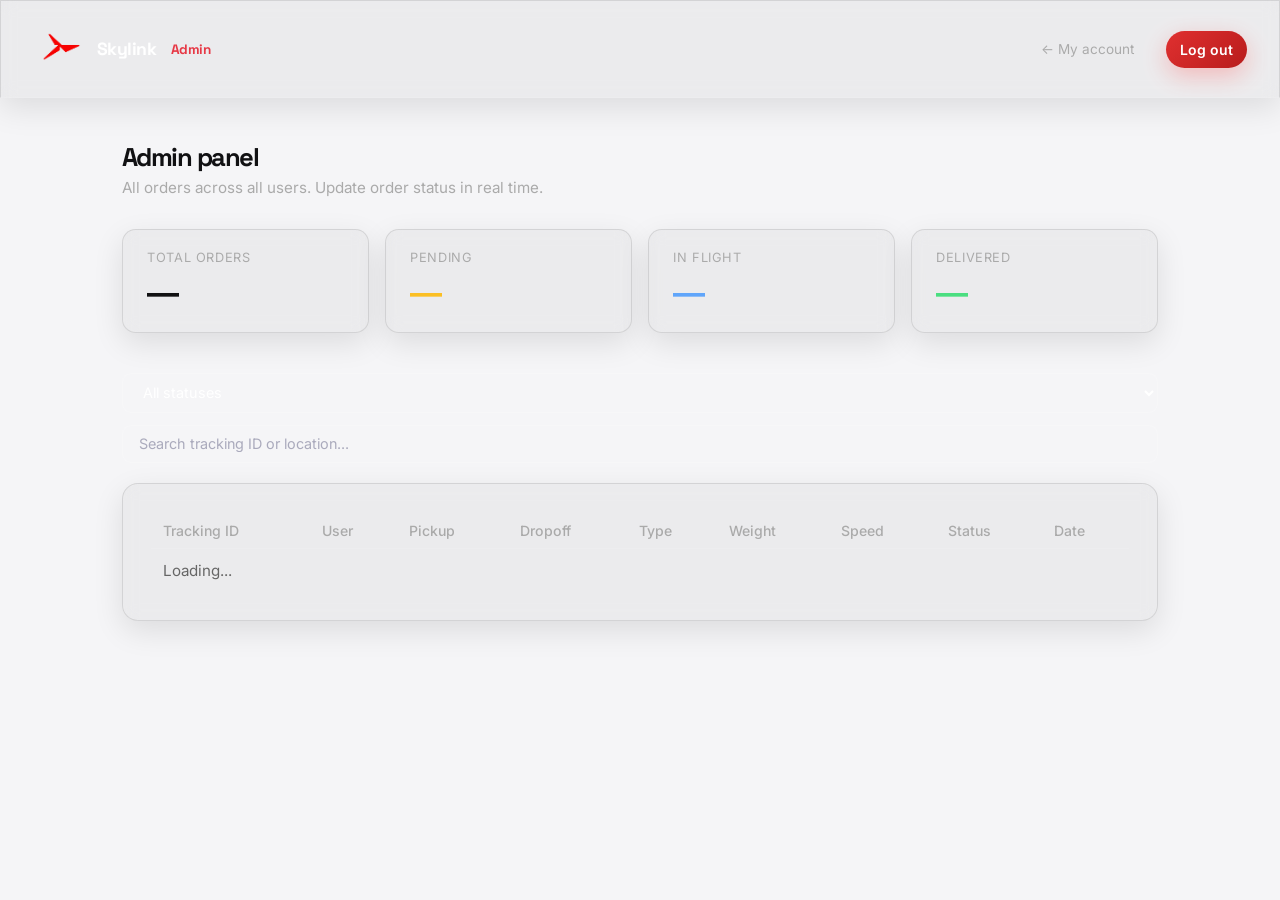
<file: admin.html>
<!DOCTYPE html>
<html lang="en">
<head>
  <meta charset="UTF-8" />
  <meta name="viewport" content="width=device-width, initial-scale=1.0" />
  <title>Admin — Skylink</title>
  <link rel="preconnect" href="https://fonts.googleapis.com" />
  <link rel="preconnect" href="https://fonts.gstatic.com" crossorigin />
  <link href="https://fonts.googleapis.com/css2?family=Inter:wght@400;500;600;700;800;900&family=Space+Grotesk:wght@400;500;600;700;800&family=Space+Mono:wght@400;700&display=swap" rel="stylesheet" />
  <link rel="stylesheet" href="styles.css" />
  <link rel="icon" type="image/x-icon" href="favicon.ico">
  <style>
    body { padding: 0; }
    .dash-header { display: flex; align-items: center; justify-content: space-between; padding: 1.25rem 2rem; border-bottom: 1px solid rgba(255,255,255,0.08); }
    .dash-header .brand { display: flex; align-items: center; gap: 0.5rem; text-decoration: none; color: #fff; font-weight: 700; font-size: 1.1rem; }
    .dash-header .brand img { height: 56px; }
    .dash-header .right { display: flex; align-items: center; gap: 1rem; }
    .user-badge { font-size: 0.85rem; color: #aaa; }
    .admin-main { max-width: 1100px; margin: 0 auto; padding: 3rem 2rem; }
    .admin-main h1 { font-size: 1.6rem; margin-bottom: 0.5rem; }
    .admin-main p.sub { color: #aaa; margin-bottom: 2rem; font-size: 0.95rem; }
    .stats-row { display: flex; gap: 1rem; margin-bottom: 2.5rem; flex-wrap: wrap; }
    .stat-card { flex: 1; min-width: 140px; padding: 1.25rem 1.5rem; border-radius: 0.85rem; }
    .stat-card .label { font-size: 0.8rem; color: #aaa; text-transform: uppercase; letter-spacing: 0.05em; margin-bottom: 0.5rem; }
    .stat-card .value { font-size: 2rem; font-weight: 700; }
    .filter-bar { display: flex; gap: 0.75rem; margin-bottom: 1.25rem; flex-wrap: wrap; }
    .filter-bar select, .filter-bar input { padding: 0.6rem 1rem; border-radius: 0.6rem; border: 1px solid rgba(255,255,255,0.15); background: rgba(255,255,255,0.05); color: #fff; font-family: inherit; font-size: 0.9rem; outline: none; }
    .filter-bar select option { background: #1a1a2e; }
    .order-table { width: 100%; border-collapse: collapse; font-size: 0.88rem; }
    .order-table th { text-align: left; padding: 0.6rem 0.75rem; color: #aaa; font-weight: 500; border-bottom: 1px solid rgba(255,255,255,0.08); white-space: nowrap; }
    .order-table td { padding: 0.75rem; border-bottom: 1px solid rgba(255,255,255,0.05); }
    .order-table tr:last-child td { border-bottom: none; }
    .status-badge { display: inline-block; padding: 0.2rem 0.6rem; border-radius: 999px; font-size: 0.78rem; font-weight: 600; }
    .status-pending { background: rgba(251,191,36,0.15); color: #fbbf24; }
    .status-in_flight { background: rgba(59,130,246,0.15); color: #60a5fa; }
    .status-delivered { background: rgba(74,222,128,0.15); color: #4ade80; }
    .status-cancelled { background: rgba(248,113,113,0.15); color: #f87171; }
    .status-select { background: transparent; border: 1px solid rgba(255,255,255,0.15); color: #fff; border-radius: 0.4rem; padding: 0.25rem 0.5rem; font-size: 0.82rem; cursor: pointer; font-family: inherit; }
    .status-select option { background: #1a1a2e; }
    .empty-state { color: #666; font-size: 0.95rem; padding: 1.5rem 0; }
  </style>
</head>
<body>
  <header class="dash-header glass">
    <a class="brand" href="index.html">
      <img src="logo.png" alt="Skylink">
      Skylink <span style="color:#e63946;margin-left:0.4rem;font-size:0.85rem;">Admin</span>
    </a>
    <div class="right">
      <a href="dashboard.html" style="font-size:0.85rem;color:#aaa;text-decoration:none;">← My account</a>
      <span class="user-badge" id="userEmail"></span>
      <button class="button primary small" id="logoutBtn">Log out</button>
    </div>
  </header>

  <main class="admin-main">
    <h1>Admin panel</h1>
    <p class="sub">All orders across all users. Update order status in real time.</p>

    <div class="stats-row">
      <div class="stat-card glass"><div class="label">Total orders</div><div class="value" id="statTotal">—</div></div>
      <div class="stat-card glass"><div class="label">Pending</div><div class="value" id="statPending" style="color:#fbbf24">—</div></div>
      <div class="stat-card glass"><div class="label">In flight</div><div class="value" id="statFlight" style="color:#60a5fa">—</div></div>
      <div class="stat-card glass"><div class="label">Delivered</div><div class="value" id="statDelivered" style="color:#4ade80">—</div></div>
    </div>

    <div class="filter-bar">
      <select id="filterStatus">
        <option value="">All statuses</option>
        <option value="pending">Pending</option>
        <option value="in_flight">In flight</option>
        <option value="delivered">Delivered</option>
        <option value="cancelled">Cancelled</option>
      </select>
      <input type="text" id="filterSearch" placeholder="Search tracking ID or location..." style="flex:1;min-width:200px;" />
    </div>

    <div class="glass" style="padding:1.75rem;border-radius:1rem;overflow-x:auto;">
      <table class="order-table">
        <thead>
          <tr>
            <th>Tracking ID</th>
            <th>User</th>
            <th>Pickup</th>
            <th>Dropoff</th>
            <th>Type</th>
            <th>Weight</th>
            <th>Speed</th>
            <th>Status</th>
            <th>Date</th>
          </tr>
        </thead>
        <tbody id="adminOrdersBody">
          <tr><td colspan="9" class="empty-state">Loading...</td></tr>
        </tbody>
      </table>
    </div>
  </main>

  <script type="module" src="admin.js"></script>
</body>
</html>
</file>
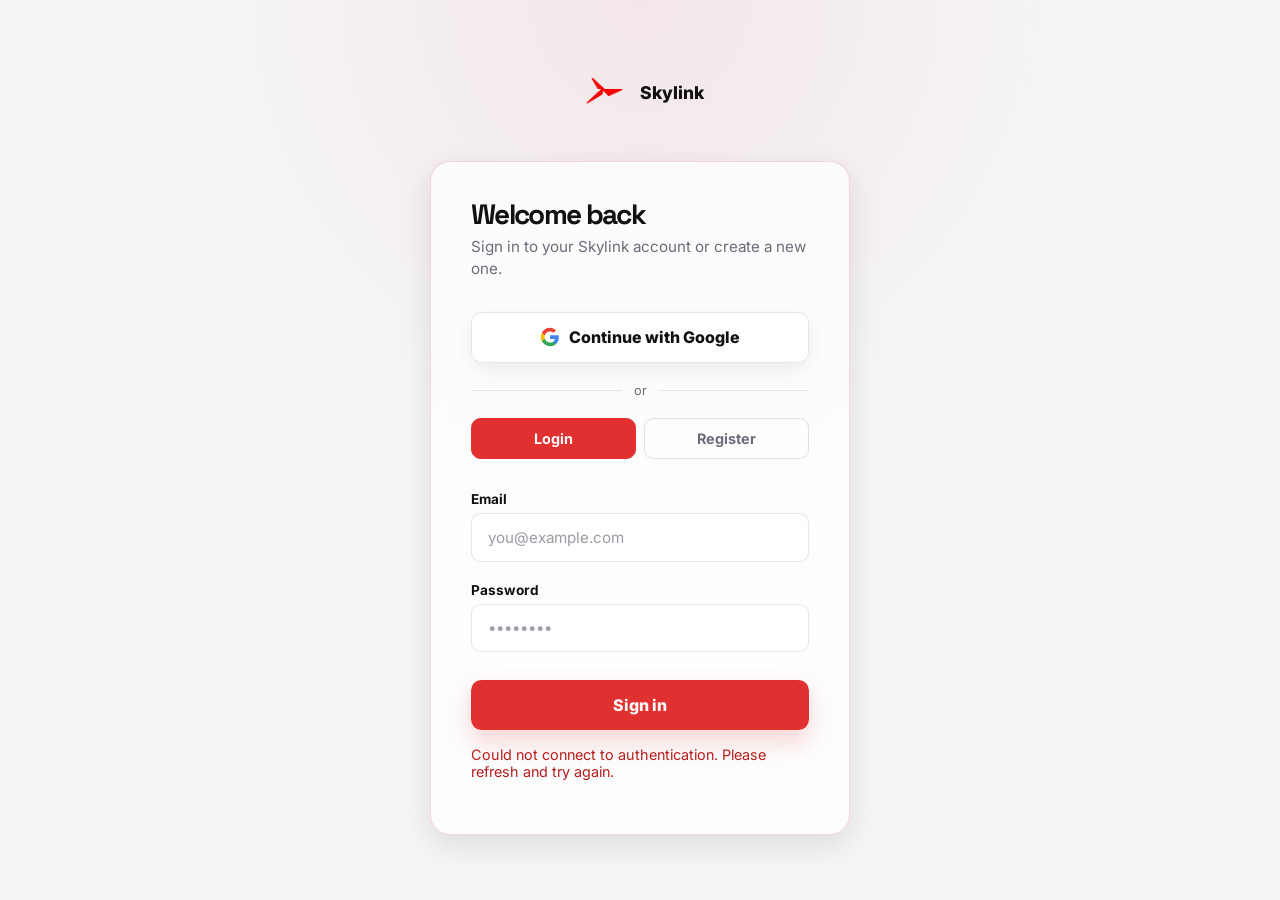
<file: auth.html>
<!DOCTYPE html>
<html lang="en">
<head>
  <meta charset="UTF-8" />
  <meta name="viewport" content="width=device-width, initial-scale=1.0" />
  <title>Login — Skylink</title>
  <link rel="preconnect" href="https://fonts.googleapis.com" />
  <link rel="preconnect" href="https://fonts.gstatic.com" crossorigin />
  <link href="https://fonts.googleapis.com/css2?family=Inter:wght@400;500;600;700;800;900&family=Space+Grotesk:wght@400;500;600;700;800&family=Space+Mono:wght@400;700&display=swap" rel="stylesheet" />
  <link rel="stylesheet" href="styles.css" />
  <link rel="icon" type="image/x-icon" href="favicon.ico">
  <style>
    body {
      min-height: 100vh;
      display: flex;
      flex-direction: column;
      align-items: center;
      justify-content: center;
      padding: 2rem;
      color: var(--text);
      background:
        radial-gradient(circle at top, rgba(224, 48, 48, 0.07), transparent 30rem),
        var(--bg);
    }
    .auth-box {
      width: 100%;
      max-width: 420px;
      padding: 2.5rem;
      border-radius: 1.25rem;
      background: rgba(255, 255, 255, 0.74);
      border-color: rgba(224, 48, 48, 0.18);
    }
    .auth-box h1 { color: var(--text); font-size: 1.75rem; margin-bottom: 0.5rem; }
    .auth-box p.sub { color: var(--muted); margin-bottom: 2rem; font-size: 0.95rem; line-height: 1.45; }
    .auth-tabs { display: flex; gap: 0.5rem; margin-bottom: 2rem; }
    .auth-tab {
      flex: 1;
      padding: 0.7rem;
      border: 1px solid rgba(17, 17, 19, 0.12);
      background: rgba(255, 255, 255, 0.58);
      color: var(--muted);
      border-radius: 0.6rem;
      cursor: pointer;
      font-family: inherit;
      font-size: 0.9rem;
      font-weight: 700;
      outline: none;
      transition: background 0.2s, border-color 0.2s, color 0.2s;
    }
    .auth-tab:hover { border-color: rgba(224, 48, 48, 0.26); color: var(--text); }
    .auth-tab.active { background: var(--red); border-color: var(--red); color: rgb(255, 250, 250); }
    .auth-field { display: flex; flex-direction: column; gap: 0.4rem; margin-bottom: 1.25rem; }
    .auth-field label { color: var(--text); font-size: 0.85rem; font-weight: 700; }
    .auth-field input {
      padding: 0.85rem 1rem;
      border-radius: 0.6rem;
      border: 1px solid rgba(17, 17, 19, 0.1);
      background: rgba(255, 255, 255, 0.68);
      color: var(--text);
      font-family: inherit;
      font-size: 0.95rem;
      outline: none;
      transition: border-color 0.2s, box-shadow 0.2s, background 0.2s;
    }
    .auth-field input::placeholder { color: rgba(107, 107, 122, 0.68); }
    .auth-field input:focus {
      background: rgba(255, 255, 255, 0.9);
      border-color: var(--red);
      box-shadow: 0 0 0 4px rgba(224, 48, 48, 0.13);
    }
    .auth-btn {
      width: 100%;
      padding: 0.95rem;
      background: var(--red);
      color: rgb(255, 250, 250);
      border: none;
      border-radius: 0.65rem;
      font-family: inherit;
      font-size: 1rem;
      font-weight: 800;
      cursor: pointer;
      outline: none;
      transition: transform 0.2s, background 0.2s, box-shadow 0.2s;
      margin-top: 0.5rem;
      box-shadow: 0 12px 24px rgba(224, 48, 48, 0.2);
    }
    .auth-btn:hover { background: var(--red-deep); transform: translateY(-1px); }
    .google-btn {
      width: 100%;
      padding: 0.9rem;
      background: rgba(255, 255, 255, 0.86);
      color: var(--text);
      border: 1px solid rgba(17, 17, 19, 0.1);
      border-radius: 0.65rem;
      font-family: inherit;
      font-size: 1rem;
      font-weight: 800;
      cursor: pointer;
      outline: none;
      transition: transform 0.2s, border-color 0.2s, box-shadow 0.2s;
      display: flex;
      align-items: center;
      justify-content: center;
      gap: 0.6rem;
      margin-top: 0.75rem;
      box-shadow: 0 8px 18px rgba(0, 0, 0, 0.06);
    }
    .google-btn:hover { border-color: rgba(224, 48, 48, 0.24); transform: translateY(-1px); }
    .auth-tab:focus-visible,
    .auth-btn:focus-visible,
    .google-btn:focus-visible {
      box-shadow: 0 0 0 4px rgba(224, 48, 48, 0.16);
    }
    .google-btn svg { width: 20px; height: 20px; flex-shrink: 0; }
    .divider { display: flex; align-items: center; gap: 0.75rem; margin: 1.25rem 0; }
    .divider::before, .divider::after { content: ''; flex: 1; height: 1px; background: rgba(17, 17, 19, 0.1); }
    .divider span { font-size: 0.8rem; color: var(--muted); }
    .auth-msg { margin-top: 1rem; font-size: 0.9rem; min-height: 1.2rem; }
    .auth-msg.error { color: var(--red-deep); }
    .auth-msg.success { color: #177245; }
    .brand-link { display: flex; align-items: center; gap: 0.5rem; text-decoration: none; color: var(--text); font-weight: 800; font-size: 1.1rem; margin-bottom: 2.5rem; }
    .brand-link img { height: 56px; }
  </style>
</head>
<body>
  <a class="brand-link" href="index.html">
    <img src="logo.png" alt="Skylink">
    Skylink
  </a>
  <div class="auth-box glass">
    <h1>Welcome back</h1>
    <p class="sub">Sign in to your Skylink account or create a new one.</p>

    <button class="google-btn" id="googleBtn" type="button">
      <svg viewBox="0 0 24 24" xmlns="http://www.w3.org/2000/svg">
        <path d="M22.56 12.25c0-.78-.07-1.53-.2-2.25H12v4.26h5.92c-.26 1.37-1.04 2.53-2.21 3.31v2.77h3.57c2.08-1.92 3.28-4.74 3.28-8.09z" fill="#4285F4"/>
        <path d="M12 23c2.97 0 5.46-.98 7.28-2.66l-3.57-2.77c-.98.66-2.23 1.06-3.71 1.06-2.86 0-5.29-1.93-6.16-4.53H2.18v2.84C3.99 20.53 7.7 23 12 23z" fill="#34A853"/>
        <path d="M5.84 14.09c-.22-.66-.35-1.36-.35-2.09s.13-1.43.35-2.09V7.07H2.18C1.43 8.55 1 10.22 1 12s.43 3.45 1.18 4.93l2.85-2.22.81-.62z" fill="#FBBC05"/>
        <path d="M12 5.38c1.62 0 3.06.56 4.21 1.64l3.15-3.15C17.45 2.09 14.97 1 12 1 7.7 1 3.99 3.47 2.18 7.07l3.66 2.84c.87-2.6 3.3-4.53 6.16-4.53z" fill="#EA4335"/>
      </svg>
      Continue with Google
    </button>

    <div class="divider"><span>or</span></div>

    <div class="auth-tabs">
      <button class="auth-tab active" id="tabLogin" type="button">Login</button>
      <button class="auth-tab" id="tabRegister" type="button">Register</button>
    </div>

    <div id="loginForm">
      <div class="auth-field">
        <label>Email</label>
        <input type="email" id="loginEmail" placeholder="you@example.com" />
      </div>
      <div class="auth-field">
        <label>Password</label>
        <input type="password" id="loginPassword" placeholder="••••••••" />
      </div>
      <button class="auth-btn" id="loginBtn" type="button">Sign in</button>
    </div>

    <div id="registerForm" style="display:none">
      <div class="auth-field">
        <label>Full name</label>
        <input type="text" id="regName" placeholder="Nguyen Van A" />
      </div>
      <div class="auth-field">
        <label>Email</label>
        <input type="email" id="regEmail" placeholder="you@example.com" />
      </div>
      <div class="auth-field">
        <label>Password</label>
        <input type="password" id="regPassword" placeholder="At least 6 characters" />
      </div>
      <button class="auth-btn" id="registerBtn" type="button">Create account</button>
    </div>

    <p class="auth-msg" id="authMsg"></p>
  </div>

  <script type="module" src="auth.js"></script>
</body>
</html>
</file>
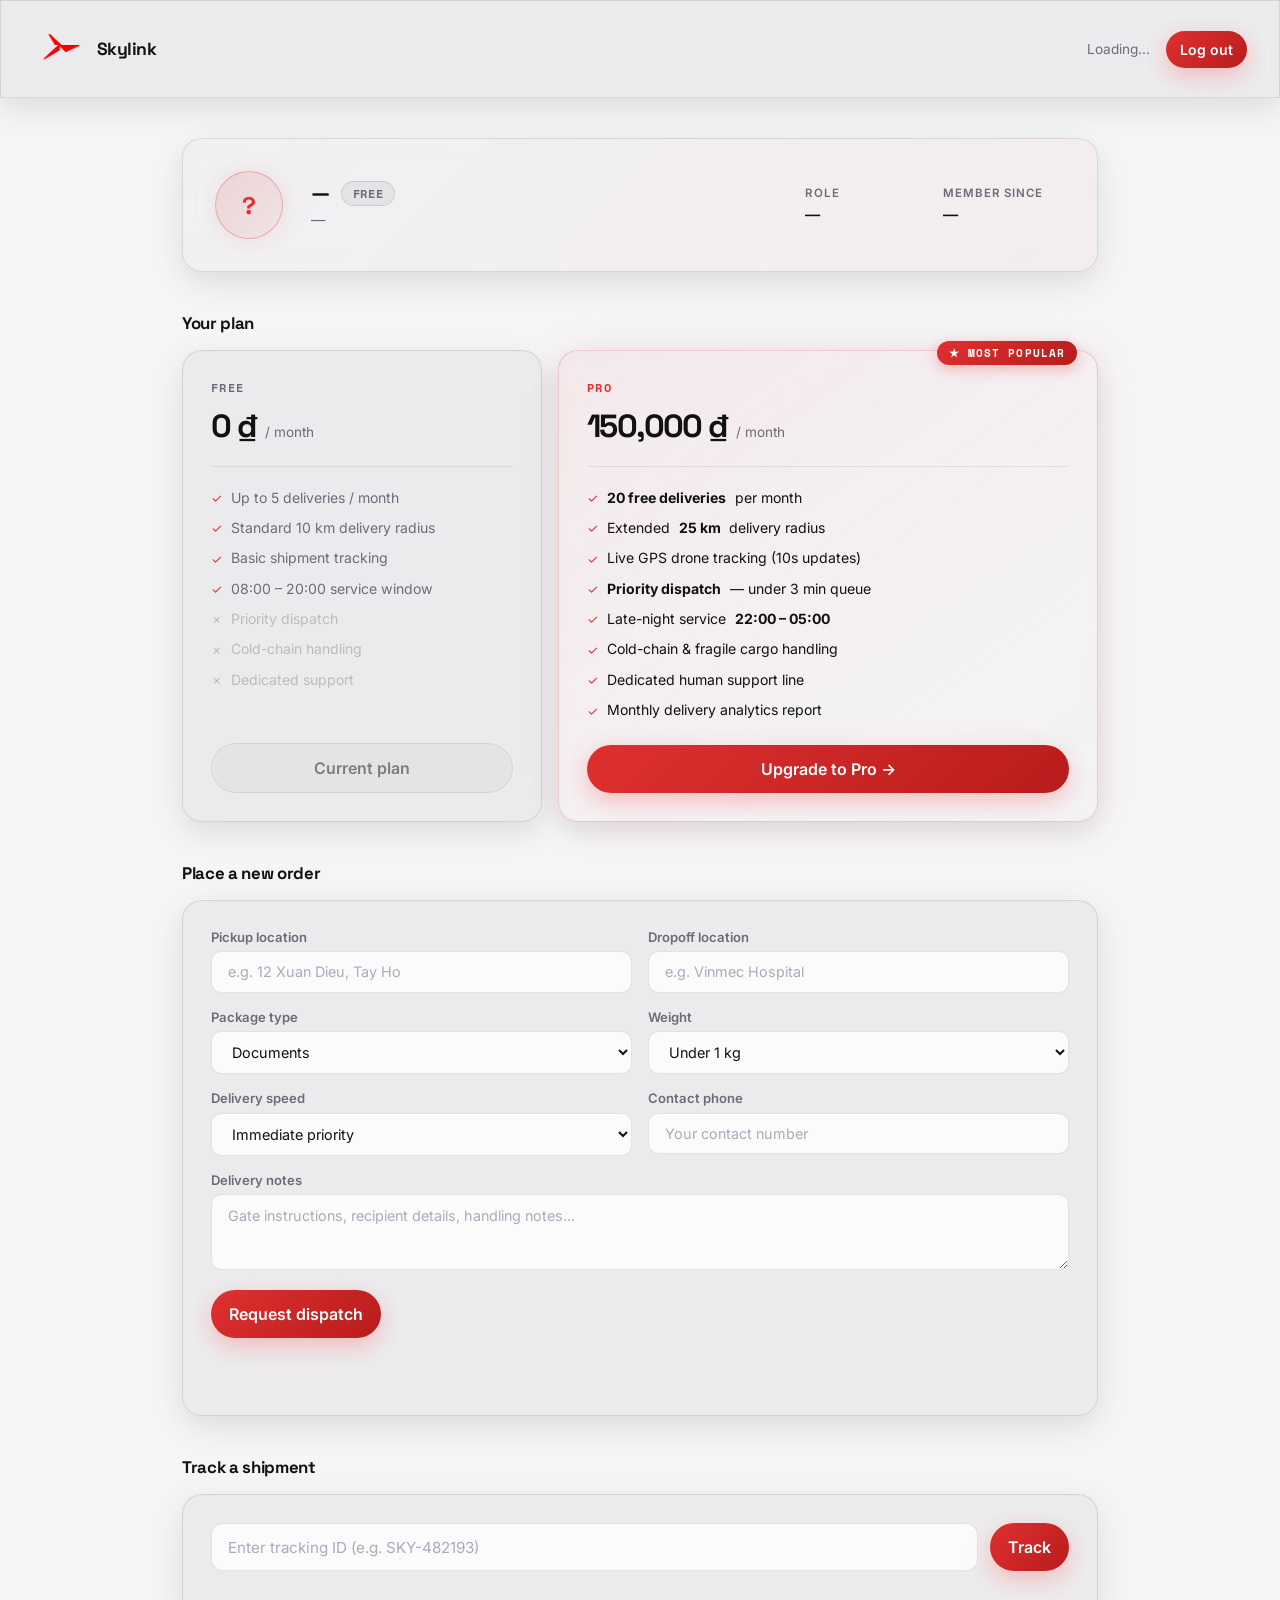
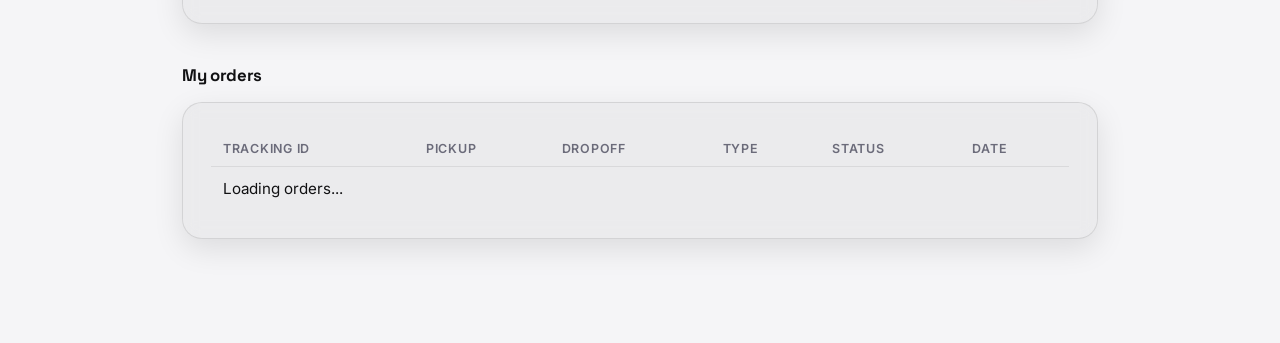
<file: dashboard.html>
<!DOCTYPE html>
<html lang="en">
<head>
  <meta charset="UTF-8" />
  <meta name="viewport" content="width=device-width, initial-scale=1.0" />
  <title>Dashboard — Skylink</title>
  <link rel="preconnect" href="https://fonts.googleapis.com" />
  <link rel="preconnect" href="https://fonts.gstatic.com" crossorigin />
  <link href="https://fonts.googleapis.com/css2?family=Inter:wght@400;500;600;700;800;900&family=Space+Grotesk:wght@400;500;600;700;800&family=Space+Mono:wght@400;700&display=swap" rel="stylesheet" />
  <link rel="stylesheet" href="styles.css" />
  <link rel="icon" type="image/x-icon" href="favicon.ico">
  <style>
    body { padding: 0; }

    /* ── Header ── */
    .dash-header { display: flex; align-items: center; justify-content: space-between; padding: 1.25rem 2rem; border-bottom: 1px solid rgba(0,0,0,0.08); }
    .dash-header .brand { display: flex; align-items: center; gap: 0.5rem; text-decoration: none; color: var(--text); font-weight: 700; font-size: 1.1rem; }
    .dash-header .brand img { height: 56px; }
    .dash-header .right { display: flex; align-items: center; gap: 1rem; }
    .user-badge { font-size: 0.85rem; color: var(--muted); }
    .admin-link { font-size: 0.85rem; color: var(--red); text-decoration: none; display: none; }
    .admin-link:hover { text-decoration: underline; }

    /* ── Layout ── */
    .dash-main { max-width: 980px; margin: 0 auto; padding: 2.5rem 2rem 4rem; }
    .dash-section { margin-bottom: 2.5rem; }
    .section-title {
      font-family: "Space Grotesk", sans-serif;
      font-size: 1.05rem; font-weight: 700; letter-spacing: -0.02em;
      margin-bottom: 1rem; color: var(--text);
    }

    /* ── Profile card ── */
    .profile-card {
      padding: 2rem; border-radius: 1.25rem;
      display: flex; align-items: center; gap: 1.75rem;
      background: linear-gradient(135deg, rgba(0,0,0,0.02) 0%, rgba(224,48,48,0.04) 100%);
    }
    .profile-avatar {
      width: 68px; height: 68px; border-radius: 50%; flex-shrink: 0;
      background: linear-gradient(135deg, rgba(224,48,48,0.15), rgba(224,48,48,0.06));
      border: 1px solid rgba(224,48,48,0.3);
      display: flex; align-items: center; justify-content: center;
      font-family: "Space Grotesk", sans-serif; font-weight: 700; font-size: 1.5rem;
      color: var(--red);
      box-shadow: 0 0 24px rgba(224,48,48,0.1);
    }
    .profile-body { flex: 1; min-width: 0; }
    .profile-name-row { display: flex; align-items: center; gap: 0.75rem; margin-bottom: 0.2rem; flex-wrap: wrap; }
    .profile-name {
      font-family: "Space Grotesk", sans-serif; font-size: 1.35rem;
      font-weight: 700; letter-spacing: -0.03em; margin: 0; color: var(--text);
    }
    .plan-pill {
      display: inline-flex; align-items: center; gap: 0.3rem;
      padding: 0.2rem 0.65rem; border-radius: 999px; font-size: 0.72rem;
      font-weight: 700; letter-spacing: 0.06em; text-transform: uppercase;
      font-family: "Space Mono", monospace;
    }
    .plan-pill.free { background: rgba(0,0,0,0.05); border: 1px solid rgba(0,0,0,0.1); color: var(--muted); }
    .plan-pill.pro {
      background: linear-gradient(135deg, rgba(224,48,48,0.15), rgba(200,80,40,0.1));
      border: 1px solid rgba(224,48,48,0.35); color: var(--red);
      box-shadow: 0 0 12px rgba(224,48,48,0.1);
    }
    .profile-email { font-size: 0.9rem; color: var(--muted); }
    .profile-meta {
      display: grid; grid-template-columns: repeat(2, 1fr); gap: 1rem;
      margin-left: auto; min-width: 260px;
    }
    .profile-stat label {
      font-size: 0.72rem; color: var(--muted); text-transform: uppercase;
      letter-spacing: 0.08em; display: block; margin-bottom: 0.25rem;
    }
    .profile-stat span { font-size: 0.95rem; font-weight: 600; color: var(--text); }

    /* ── Plans ── */
    .plans-row { display: grid; grid-template-columns: 1fr 1.5fr; gap: 1rem; }
    .plan-card { border-radius: 1.25rem; padding: 1.75rem; display: flex; flex-direction: column; gap: 0; }
    .plan-card-inner { flex: 1; display: flex; flex-direction: column; }

    .plan-label {
      font-family: "Space Mono", monospace; font-size: 0.72rem; font-weight: 700;
      text-transform: uppercase; letter-spacing: 0.12em; margin-bottom: 0.6rem;
    }
    .plan-label.free-label { color: var(--muted); }
    .plan-label.pro-label { color: var(--red); }

    .plan-price-row { display: flex; align-items: baseline; gap: 0.4rem; margin-bottom: 1.25rem; }
    .plan-price {
      font-family: "Space Grotesk", sans-serif; font-size: 2rem;
      font-weight: 800; letter-spacing: -0.05em;
    }
    .plan-price.free-price { color: var(--text); }
    .plan-price.pro-price { color: var(--text); }
    .plan-period { font-size: 0.85rem; color: var(--muted); }

    .plan-perks { list-style: none; padding: 0; margin: 0 0 1.5rem; display: flex; flex-direction: column; gap: 0.55rem; flex: 1; }
    .plan-perks li {
      display: flex; align-items: flex-start; gap: 0.55rem;
      font-size: 0.88rem; line-height: 1.5; color: var(--muted);
    }
    .plan-perks li.active { color: var(--text); }
    .perk-icon { font-size: 0.8rem; margin-top: 0.15rem; flex-shrink: 0; }
    .perk-icon.check { color: var(--red); }
    .perk-icon.cross { color: #bbb; }

    .plan-card.plan-pro {
      background: linear-gradient(145deg, rgba(224,48,48,0.06) 0%, rgba(224,48,48,0.02) 60%, rgba(0,0,0,0.01) 100%);
      border-color: rgba(224,48,48,0.2) !important;
      box-shadow: 0 0 40px rgba(224,48,48,0.08), var(--shadow);
      position: relative; overflow: visible;
    }
    .popular-badge {
      position: absolute; top: -0.65rem; right: 1.25rem;
      background: linear-gradient(135deg, var(--red), var(--red-deep));
      color: #fff; font-family: "Space Mono", monospace; font-size: 0.68rem;
      font-weight: 700; letter-spacing: 0.1em; text-transform: uppercase;
      padding: 0.25rem 0.75rem; border-radius: 999px;
      box-shadow: 0 4px 14px rgba(224,48,48,0.3);
    }
    .plan-divider { height: 1px; background: rgba(0,0,0,0.08); margin: 0 0 1.25rem; }

    /* ── Forms ── */
    .order-table { width: 100%; border-collapse: collapse; font-size: 0.9rem; color: var(--text); }
    .order-table th { text-align: left; padding: 0.6rem 0.75rem; color: var(--muted); font-weight: 600; font-size: 0.78rem; text-transform: uppercase; letter-spacing: 0.06em; border-bottom: 1px solid rgba(0,0,0,0.08); }
    .order-table td { padding: 0.75rem; border-bottom: 1px solid rgba(0,0,0,0.05); color: var(--text); }
    .order-table tr:last-child td { border-bottom: none; }
    .status-badge { display: inline-block; padding: 0.2rem 0.6rem; border-radius: 999px; font-size: 0.78rem; font-weight: 600; }
    .status-pending { background: rgba(180,130,0,0.1); color: #a07800; }
    .status-in_flight { background: rgba(30,80,220,0.1); color: #1e50dc; }
    .status-delivered { background: rgba(20,150,60,0.1); color: #14963c; }
    .status-cancelled { background: rgba(200,40,40,0.1); color: #c82828; }

    .track-bar { display: flex; gap: 0.75rem; margin-bottom: 1.5rem; }
    .track-bar input { flex: 1; padding: 0.7rem 1rem; border-radius: 0.75rem; border: 1px solid rgba(0,0,0,0.1); background: rgba(255,255,255,0.8); color: var(--text); font-family: inherit; font-size: 0.95rem; outline: none; transition: border-color 200ms; }
    .track-bar input:focus { border-color: rgba(224,48,48,0.5); }
    .track-result { padding: 1.25rem; border-radius: 0.75rem; margin-top: 1rem; display: none; background: rgba(0,0,0,0.03); color: var(--text); }
    .track-row { display: flex; justify-content: space-between; margin-bottom: 0.6rem; font-size: 0.9rem; color: var(--text); }
    .track-row span { color: var(--muted); }
    .empty-state { color: var(--muted); font-size: 0.95rem; padding: 1.5rem 0; }

    .place-order-form { display: grid; grid-template-columns: 1fr 1fr; gap: 1rem; }
    .place-order-form .full { grid-column: 1 / -1; }
    .form-field { display: flex; flex-direction: column; gap: 0.4rem; }
    .form-field label { font-size: 0.82rem; font-weight: 600; color: var(--muted); }
    .form-field input, .form-field select, .form-field textarea { padding: 0.7rem 1rem; border-radius: 0.65rem; border: 1px solid rgba(0,0,0,0.1); background: rgba(255,255,255,0.8); color: var(--text); font-family: inherit; font-size: 0.9rem; outline: none; transition: border-color 200ms; }
    .form-field input:focus, .form-field select:focus, .form-field textarea:focus { border-color: rgba(224,48,48,0.5); }
    .form-field select option { background: #ffffff; color: var(--text); }
    .order-msg { margin-top: 1rem; font-size: 0.9rem; min-height: 1.2rem; color: var(--text); }
    .order-msg.success { color: #14963c; }
    .order-msg.error { color: #c82828; }

    .glass-panel { padding: 1.75rem; border-radius: 1.25rem; }

    @media (max-width: 720px) {
      .profile-card { flex-direction: column; align-items: flex-start; }
      .profile-meta { min-width: unset; width: 100%; }
      .plans-row { grid-template-columns: 1fr; }
      .place-order-form { grid-template-columns: 1fr; }
    }
  </style>
</head>
<body>
  <header class="dash-header glass">
    <a class="brand" href="index.html">
      <img src="logo.png" alt="Skylink">
      Skylink
    </a>
    <div class="right">
      <a class="admin-link" id="adminLink" href="admin.html">Admin panel →</a>
      <span class="user-badge" id="userEmail">Loading...</span>
      <button class="button primary small" id="logoutBtn">Log out</button>
    </div>
  </header>

  <main class="dash-main">

    <!-- Profile -->
    <section class="dash-section">
      <div class="profile-card glass">
        <div class="profile-avatar" id="profAvatar">?</div>
        <div class="profile-body">
          <div class="profile-name-row">
            <h2 class="profile-name" id="profName">—</h2>
            <span class="plan-pill free" id="planPill">Free</span>
          </div>
          <span class="profile-email" id="profEmail">—</span>
        </div>
        <div class="profile-meta">
          <div class="profile-stat">
            <label>Role</label>
            <span id="profRole">—</span>
          </div>
          <div class="profile-stat">
            <label>Member since</label>
            <span id="profSince">—</span>
          </div>
        </div>
      </div>
    </section>

    <!-- Plans -->
    <section class="dash-section">
      <p class="section-title">Your plan</p>
      <div class="plans-row">

        <!-- Free -->
        <div class="plan-card glass">
          <div class="plan-label free-label">Free</div>
          <div class="plan-price-row">
            <span class="plan-price free-price">0 ₫</span>
            <span class="plan-period">/ month</span>
          </div>
          <div class="plan-divider"></div>
          <ul class="plan-perks">
            <li><span class="perk-icon check">✓</span> Up to 5 deliveries / month</li>
            <li><span class="perk-icon check">✓</span> Standard 10 km delivery radius</li>
            <li><span class="perk-icon check">✓</span> Basic shipment tracking</li>
            <li><span class="perk-icon check">✓</span> 08:00 – 20:00 service window</li>
            <li><span class="perk-icon cross">✗</span> <span style="color:#bbb">Priority dispatch</span></li>
            <li><span class="perk-icon cross">✗</span> <span style="color:#bbb">Cold-chain handling</span></li>
            <li><span class="perk-icon cross">✗</span> <span style="color:#bbb">Dedicated support</span></li>
          </ul>
          <button class="button secondary" style="width:100%;cursor:default;opacity:0.5;" disabled>Current plan</button>
        </div>

        <!-- Pro -->
        <div class="plan-card plan-pro glass">
          <span class="popular-badge">★ Most popular</span>
          <div class="plan-label pro-label">Pro</div>
          <div class="plan-price-row">
            <span class="plan-price pro-price">150,000 ₫</span>
            <span class="plan-period">/ month</span>
          </div>
          <div class="plan-divider"></div>
          <ul class="plan-perks">
            <li class="active"><span class="perk-icon check">✓</span> <strong>20 free deliveries</strong> per month</li>
            <li class="active"><span class="perk-icon check">✓</span> Extended <strong>25 km</strong> delivery radius</li>
            <li class="active"><span class="perk-icon check">✓</span> Live GPS drone tracking (10s updates)</li>
            <li class="active"><span class="perk-icon check">✓</span> <strong>Priority dispatch</strong> — under 3 min queue</li>
            <li class="active"><span class="perk-icon check">✓</span> Late-night service <strong>22:00 – 05:00</strong></li>
            <li class="active"><span class="perk-icon check">✓</span> Cold-chain & fragile cargo handling</li>
            <li class="active"><span class="perk-icon check">✓</span> Dedicated human support line</li>
            <li class="active"><span class="perk-icon check">✓</span> Monthly delivery analytics report</li>
          </ul>
          <button class="button primary" id="subscribeBtn" style="width:100%;">Upgrade to Pro →</button>
        </div>

      </div>
    </section>

    <!-- Place order -->
    <section class="dash-section">
      <p class="section-title">Place a new order</p>
      <div class="glass glass-panel">
        <div class="place-order-form">
          <div class="form-field">
            <label>Pickup location</label>
            <input type="text" id="oPickup" placeholder="e.g. 12 Xuan Dieu, Tay Ho" />
          </div>
          <div class="form-field">
            <label>Dropoff location</label>
            <input type="text" id="oDropoff" placeholder="e.g. Vinmec Hospital" />
          </div>
          <div class="form-field">
            <label>Package type</label>
            <select id="oType">
              <option>Documents</option>
              <option>Medical item</option>
              <option>Electronics</option>
              <option>Retail package</option>
            </select>
          </div>
          <div class="form-field">
            <label>Weight</label>
            <select id="oWeight">
              <option>Under 1 kg</option>
              <option>1 - 3 kg</option>
              <option>3 - 5 kg</option>
            </select>
          </div>
          <div class="form-field">
            <label>Delivery speed</label>
            <select id="oSpeed">
              <option>Immediate priority</option>
              <option>Same day</option>
              <option>Scheduled window</option>
            </select>
          </div>
          <div class="form-field">
            <label>Contact phone</label>
            <input type="tel" id="oPhone" placeholder="Your contact number" />
          </div>
          <div class="form-field full">
            <label>Delivery notes</label>
            <textarea id="oNotes" rows="3" placeholder="Gate instructions, recipient details, handling notes..."></textarea>
          </div>
        </div>
        <button class="button primary" id="placeOrderBtn" style="margin-top:1.25rem;">Request dispatch</button>
        <p class="order-msg" id="orderMsg"></p>
      </div>
    </section>

    <!-- Track -->
    <section class="dash-section">
      <p class="section-title">Track a shipment</p>
      <div class="glass glass-panel">
        <div class="track-bar">
          <input type="text" id="trackInput" placeholder="Enter tracking ID (e.g. SKY-482193)" />
          <button class="button primary" id="trackBtn">Track</button>
        </div>
        <div class="track-result glass" id="trackResult">
          <div class="track-row"><span>Tracking ID</span><strong id="trId">—</strong></div>
          <div class="track-row"><span>Status</span><strong id="trStatus">—</strong></div>
          <div class="track-row"><span>Pickup</span><strong id="trPickup">—</strong></div>
          <div class="track-row"><span>Dropoff</span><strong id="trDropoff">—</strong></div>
          <div class="track-row"><span>Package</span><strong id="trType">—</strong></div>
          <div class="track-row"><span>Placed</span><strong id="trDate">—</strong></div>
        </div>
        <p id="trackMsg" style="color:#f87171;font-size:0.9rem;margin-top:0.75rem;"></p>
      </div>
    </section>

    <!-- Order history -->
    <section class="dash-section">
      <p class="section-title">My orders</p>
      <div class="glass glass-panel" style="overflow-x:auto;">
        <table class="order-table">
          <thead>
            <tr>
              <th>Tracking ID</th>
              <th>Pickup</th>
              <th>Dropoff</th>
              <th>Type</th>
              <th>Status</th>
              <th>Date</th>
            </tr>
          </thead>
          <tbody id="ordersBody">
            <tr><td colspan="6" class="empty-state">Loading orders...</td></tr>
          </tbody>
        </table>
      </div>
    </section>

  </main>

  <script type="module" src="dashboard.js"></script>
</body>
</html>
</file>
<file: styles.css>
:root {
  --bg: #f5f5f7;
  --bg-soft: #ebebee;
  --panel: rgba(0, 0, 0, 0.04);
  --panel-2: rgba(0, 0, 0, 0.02);
  --text: #111113;
  --muted: #6b6b7a;
  --line: rgba(0, 0, 0, 0.1);
  --red: #e03030;
  --red-deep: #b81c1c;
  --red-glow: rgba(224, 48, 48, 0.15);
  --radius-xl: 32px;
  --radius-lg: 24px;
  --radius-md: 18px;
  --shadow: 0 10px 30px rgba(0, 0, 0, 0.1);
  --max: 1200px;
}

* { box-sizing: border-box; }
html { scroll-behavior: smooth; }

body {
  margin: 0;
  padding-top: 80px;
  font-family: "Inter", system-ui, sans-serif;
  --font-display: "Space Grotesk", system-ui, sans-serif;
  --font-mono: "Space Mono", monospace;
  color: var(--text);
  background: var(--bg);
}

.grid-overlay { position: fixed; inset: 0; pointer-events: none; z-index: 0; }
.grid-overlay canvas { position: absolute; inset: 0; width: 100%; height: 100%; }

.site-header, .section, .metrics {
  width: min(calc(100% - 32px), var(--max));
  margin-inline: auto;
}

.site-header {
  position: fixed;
  top: 18px;
  left: 50%;
  transform: translateX(-50%);
  width: min(calc(100% - 32px), var(--max));
  z-index: 30;
  display: flex;
  align-items: center;
  justify-content: space-between;
  gap: 18px;
  padding: 6px 24px;
  margin-top: 0;
  background: rgba(245, 245, 247, 0.88);
  border: 1px solid rgba(0, 0, 0, 0.1);
  border-radius: 16px;
  backdrop-filter: blur(12px);
  box-shadow: 0 4px 24px rgba(0, 0, 0, 0.1);
}

.glass {
  background: var(--panel);
  border: 1px solid var(--line);
  backdrop-filter: blur(8px);
  -webkit-backdrop-filter: blur(8px);
  --mouse-x: 50%;
  --mouse-y: 50%;
  --mouse-opacity: 0;
  overflow: hidden;
  box-shadow: var(--shadow);
  transition: border-color 600ms ease;
}

.glass:hover { border-color: rgba(224, 48, 48, 0.3); }

.glass::before {
  content: "";
  position: absolute;
  inset: 0;
  pointer-events: none;
  background: radial-gradient(320px circle at var(--mouse-x) var(--mouse-y), rgba(224, 48, 48, 0.1), transparent 70%);
  opacity: var(--mouse-opacity);
  transition: opacity 600ms ease;
  z-index: 0;
}

.glass > * { position: relative; z-index: 1; }

.brand {
  display: inline-flex;
  align-items: center;
  gap: 12px;
  color: var(--text);
  text-decoration: none;
  font-family: var(--font-display);
  font-weight: 800;
  letter-spacing: -0.03em;
}

.brand-mark { width: 32px; height: 32px; border-radius: 6px; object-fit: contain; }
.site-header nav { display: flex; gap: 20px; flex-wrap: wrap; }
.site-header nav a { color: var(--muted); text-decoration: none; font-size: 14px; font-weight: 400; text-transform: uppercase; letter-spacing: 0.08em; }

.section { padding: 60px 0; }

.hero {
  display: grid;
  grid-template-columns: 0.92fr 1.08fr;
  gap: 48px;
  min-height: 86vh;
  align-items: center;
}

.eyebrow, .card-label {
  text-transform: uppercase;
  letter-spacing: 0.16em;
  font-size: 12px;
  color: var(--red);
  font-weight: 700;
  font-family: var(--font-mono);
}

h1,h2,h3,p,ul { margin-top: 0; }

h1 {
  font-family: var(--font-display);
  font-size: clamp(3.2rem, 8vw, 6.2rem);
  line-height: 0.92;
  letter-spacing: -0.06em;
  margin: 0 0 20px;
  max-width: 11ch;
}

h2 {
  font-family: var(--font-display);
  font-size: clamp(2rem, 5vw, 3.5rem);
  line-height: 0.96;
  letter-spacing: -0.05em;
  margin-bottom: 16px;
}

h3 {
  font-family: var(--font-display);
  font-size: 1.45rem;
  line-height: 1.05;
  letter-spacing: -0.035em;
  margin-bottom: 12px;
}

.lede, .section-intro, .service-card p, .coverage-card p, .quote-card p,
.tracking-panel p, .trust-box p, .contact-card p {
  font-size: 1.04rem;
  line-height: 1.75;
  color: var(--muted);
}

.hero-actions, .contact-actions, .form-actions, .tracking-form {
  display: flex; gap: 14px; flex-wrap: wrap;
}

.hero-tags, .zone-list { display: flex; gap: 10px; flex-wrap: wrap; margin-top: 24px; }

.hero-tags span, .zone-list span {
  display: inline-flex;
  align-items: center;
  padding: 10px 14px;
  border-radius: 999px;
  border: 1px solid rgba(0, 0, 0, 0.12);
  background: rgba(0, 0, 0, 0.05);
  color: var(--text);
  font-size: 0.95rem;
}

.button {
  appearance: none; border: none; cursor: pointer; text-decoration: none;
  display: inline-flex; align-items: center; justify-content: center;
  padding: 14px 18px; border-radius: 999px; font-weight: 600;
  font-family: inherit; font-size: inherit;
  transition: transform 220ms ease, box-shadow 220ms ease, background 220ms ease;
}

.button:hover { transform: translateY(-2px); }
.button.small { padding: 10px 14px; font-size: 14px; }
.button.primary { color: white; background: linear-gradient(135deg, var(--red), var(--red-deep)); box-shadow: 0 8px 24px rgba(255, 68, 68, 0.3); }
.button.secondary { color: var(--text); background: rgba(0,0,0,0.06); border: 1px solid rgba(0,0,0,0.14); }

.hero-panel, .dashboard-card, .metric, .service-card, .coverage-card,
.coverage-map, .booking-form, .quote-card, .tracking-panel, .trust-box, .contact-card {
  border-radius: var(--radius-lg);
}

.ops-surface {
  position: relative;
  border-radius: 0;
}

.ops-surface::before { display: none; }

.dashboard-card {
  padding: 18px 0 0;
  min-height: 560px;
  background: transparent;
  border-top: 1px solid rgba(224, 48, 48, 0.18);
  border-bottom: 1px solid rgba(224, 48, 48, 0.18);
}

.dashboard-top, .route-stats, .quote-row { display: flex; justify-content: space-between; gap: 12px; }
.dashboard-top strong, .route-stats strong, .quote-row strong, .metric strong { display: block; color: var(--text); font-weight: 800; }

.status-pill {
  align-self: flex-start; padding: 8px 12px; border-radius: 999px;
  background: rgba(255, 68, 68, 0.12); color: var(--red);
  border: 1px solid rgba(255, 68, 68, 0.25); font-size: 13px; font-weight: 700;
}

.radar {
  margin: 20px 0 18px; height: 440px; border-radius: 12px;
  border: 1px solid rgba(0,0,0,0.12); background: rgba(0,0,0,0.04);
  position: relative; overflow: hidden;
}

.radar-map { z-index: 0; }
.radar-map-overlay { display: none; }

.drone-marker {
  position: absolute; width: 12px; height: 12px; border-radius: 50%;
  background: #ff4b4b; box-shadow: 0 0 0 0 rgba(255, 75, 75, 0.6);
  z-index: 2; animation: drone-ping 1.8s infinite ease-out;
}

.drone-marker::after { content: ""; position: absolute; inset: -4px; border-radius: 50%; border: 1px solid rgba(255, 90, 90, 0.5); }

.drone-icon {
  position: absolute; left: 50%; bottom: calc(100% + 6px);
  transform: translateX(-50%); color: #ff8a8a; font-size: 12px;
  text-shadow: 0 0 10px rgba(255, 75, 75, 0.7);
}

.marker-1 { left: 18%; top: 24%; animation-delay: 0s; }
.marker-2 { left: 34%; top: 62%; animation-delay: 0.3s; }
.marker-3 { left: 49%; top: 36%; animation-delay: 0.6s; }
.marker-4 { left: 63%; top: 55%; animation-delay: 0.9s; }
.marker-5 { left: 76%; top: 28%; animation-delay: 1.2s; }
.marker-6 { left: 58%; top: 74%; animation-delay: 1.5s; }

@keyframes drone-ping {
  0%   { box-shadow: 0 0 0 0 rgba(255, 75, 75, 0.7); transform: scale(1); }
  70%  { box-shadow: 0 0 0 14px rgba(255, 75, 75, 0); transform: scale(1.08); }
  100% { box-shadow: 0 0 0 0 rgba(255, 75, 75, 0); transform: scale(1); }
}

.radar::after {
  content: ""; position: absolute; left: 50%; top: 50%;
  width: 172%; height: 172%; transform: translate(-50%, -50%);
  transform-origin: center;
  background: conic-gradient(from 180deg, transparent 0deg, rgba(224, 48, 48, 0.14) 42deg, transparent 70deg);
  animation: radar-spin 5s linear infinite;
}

@keyframes radar-spin {
  from { transform: translate(-50%, -50%) rotate(0deg); }
  to   { transform: translate(-50%, -50%) rotate(360deg); }
}

.route-stats {
  gap: 0;
  border-top: 1px solid var(--line);
  border-bottom: 1px solid var(--line);
}
.route-stats > div {
  flex: 1;
  padding: 16px 18px;
  background: transparent;
  border: 0;
  border-right: 1px solid var(--line);
}
.route-stats > div:last-child { border-right: 0; }
.section-heading { margin-bottom: 28px; }

/* ── Stats strip ── */
.stats-strip-section { padding: 10px 0 40px; }
.stats-strip {
  display: flex;
  align-items: center;
  justify-content: space-between;
  padding: 34px 0;
  border-top: 1px solid var(--line);
  border-bottom: 1px solid var(--line);
  border-radius: 0;
  background: transparent;
}
.stat-block { display: flex; flex-direction: column; align-items: center; gap: 8px; }
.stat-num {
  font-family: var(--font-display);
  font-size: clamp(2.6rem, 5vw, 4rem);
  font-weight: 800;
  letter-spacing: -0.06em;
  color: var(--text);
  line-height: 1;
}
.stat-unit {
  font-size: 0.42em;
  color: var(--red);
  letter-spacing: 0.04em;
  vertical-align: super;
  margin-left: 2px;
}
.stat-desc {
  font-family: var(--font-mono);
  font-size: 0.7rem;
  text-transform: uppercase;
  letter-spacing: 0.14em;
  color: var(--muted);
}
.stat-sep { width: 1px; height: 56px; background: var(--line); }

/* ── Services – asymmetric ── */
.services-section {
  border-top: 1px solid var(--line);
  border-bottom: 1px solid var(--line);
}

.service-layout {
  display: grid;
  grid-template-columns: 0.9fr 1.1fr;
  gap: 42px;
  align-items: stretch;
}
.service-stack {
  display: flex;
  flex-direction: column;
  gap: 0;
  border-top: 1px solid var(--line);
}
.service-featured {
  border-radius: 0;
  padding: 30px 0;
  display: flex;
  flex-direction: column;
  justify-content: flex-end;
  min-height: 300px;
  position: relative;
  border-top: 1px solid var(--line);
  border-bottom: 1px solid var(--line);
}
.service-featured h3 { font-size: clamp(1.5rem, 3vw, 2rem); margin-bottom: 10px; }
.service-featured-img {
  position: absolute;
  top: 0; right: 0;
  width: 54%;
  height: 100%;
  object-fit: cover;
  object-position: center;
  opacity: 0.42;
  mask-image: linear-gradient(to left, rgba(0,0,0,0.7) 0%, transparent 100%);
  -webkit-mask-image: linear-gradient(to left, rgba(0,0,0,0.7) 0%, transparent 100%);
  pointer-events: none;
}
.service-card {
  border-radius: 0;
  padding: 30px 0;
  flex: 1;
  border-bottom: 1px solid var(--line);
}
.service-card h3 {
  font-size: clamp(1.65rem, 3vw, 2.35rem);
  margin-bottom: 10px;
}
.service-tag {
  display: inline-block;
  font-family: var(--font-mono);
  font-size: 9px;
  text-transform: uppercase;
  letter-spacing: 0.18em;
  color: var(--red);
  margin-bottom: 12px;
  font-weight: 700;
}
.service-chips { display: flex; flex-wrap: wrap; gap: 8px; margin-top: 20px; }
.service-chips span {
  padding: 5px 12px;
  border-radius: 999px;
  border: 1px solid rgba(224, 48, 48, 0.22);
  background: rgba(224, 48, 48, 0.07);
  font-size: 0.78rem;
  color: var(--text);
  font-weight: 600;
}

/* ── How – open timeline ── */
.how-timeline {
  display: grid;
  grid-template-columns: repeat(4, 1fr);
  gap: 40px;
  padding-top: 44px;
  position: relative;
}
.how-timeline::before {
  content: '';
  position: absolute;
  top: 82px;
  left: 0;
  right: 0;
  height: 1px;
  background: linear-gradient(90deg, var(--red) 0%, rgba(255, 68, 68, 0.08) 100%);
}
.how-node { position: relative; }
.how-node .how-num {
  display: block;
  font-family: var(--font-mono);
  font-size: 0.7rem;
  color: var(--muted);
  margin-bottom: 18px;
  letter-spacing: 0.1em;
}
.how-node-dot {
  width: 12px; height: 12px;
  border-radius: 50%;
  background: var(--bg);
  border: 2px solid rgba(224, 48, 48, 0.5);
  margin-bottom: 20px;
  position: relative;
  z-index: 1;
}
.how-node-dot.active {
  background: var(--red);
  border-color: var(--red);
  box-shadow: 0 0 0 5px rgba(224, 48, 48, 0.15);
}
.how-node h3 { margin-bottom: 8px; font-size: 1.25rem; }
.how-node p { color: var(--muted); font-size: 0.9rem; line-height: 1.6; margin: 0; }

/* ── Partners – clean strip ── */
.partners-eyebrow { margin-bottom: 24px; }
.partners-strip {
  display: flex;
  align-items: center;
  justify-content: space-between;
  gap: 32px;
  padding: 36px 0;
  border-top: 1px solid var(--line);
  border-bottom: 1px solid var(--line);
}
.partner-img {
  max-height: 36px; width: auto;
  opacity: 0.55;
  mix-blend-mode: multiply;
  filter: grayscale(1);
  transition: opacity 400ms ease, filter 400ms ease;
}
.partner-img.partner-tall { max-height: 64px; }
.partners-strip:hover .partner-img { opacity: 0.25; }
.partner-img:hover { opacity: 1 !important; filter: grayscale(0) !important; }

/* ── About – minimal team row ── */
.team-row {
  display: flex;
  gap: 48px;
  flex-wrap: wrap;
}
.team-member {
  display: flex;
  flex-direction: column;
  align-items: center;
  gap: 8px;
  text-align: center;
}
.team-member strong {
  font-family: var(--font-display);
  font-size: 1.05rem;
  font-weight: 700;
  display: block;
  color: var(--text);
}

.trust-grid-large { display: grid; grid-template-columns: repeat(2, 1fr); gap: 18px; }
.trust-box, .coverage-card, .coverage-map,
.booking-form, .quote-card, .contact-card, .tracking-panel { padding: 26px; }
.quote-card ul { padding-left: 18px; color: var(--muted); line-height: 1.8; margin-bottom: 0; }
.quote-card.quote-empty {
  display: flex;
  flex-direction: column;
  justify-content: center;
  min-height: 330px;
}
.quote-card.quote-empty h3 { color: var(--muted); }
.quote-card.quote-empty #quoteIntro { margin-bottom: 0; }
.quote-details[hidden] { display: none; }
.booking-helper {
  margin: -2px 0 18px;
  padding: 14px 16px;
  border-radius: 14px;
  border: 1px solid rgba(224, 48, 48, 0.2);
  background: rgba(224, 48, 48, 0.07);
  color: var(--muted);
  font-size: 0.9rem;
  line-height: 1.55;
}

.coverage-layout, .booking-layout { display: grid; grid-template-columns: 0.9fr 1.1fr; gap: 18px; }
.dispatch-section {
  border-top: 1px solid var(--line);
  border-bottom: 1px solid var(--line);
}
.dispatch-section .section-heading {
  display: grid;
  grid-template-columns: 0.8fr 1.2fr;
  gap: 32px;
  align-items: end;
}
.dispatch-section .section-heading .eyebrow,
.dispatch-section .section-heading h2 {
  grid-column: 1;
}
.dispatch-section .section-heading h2 { margin-bottom: 0; }
.dispatch-section .section-heading .section-intro {
  grid-column: 2;
  grid-row: 1 / span 2;
  margin-bottom: 0;
}
.dispatch-section .booking-layout {
  grid-template-columns: minmax(0, 1.16fr) minmax(320px, 0.84fr);
  gap: 42px;
  align-items: start;
}
.dispatch-form {
  padding: 0 0 4px;
  border-radius: 0;
  border-top: 1px solid var(--line);
  border-bottom: 1px solid var(--line);
}
.dispatch-receipt {
  padding: 0 0 0 28px;
  border-radius: 0;
  border-left: 1px solid rgba(224, 48, 48, 0.35);
  background: transparent;
  box-shadow: none;
}
.coverage-map { min-height: 360px; position: relative; background: #e8e8ec; }
.live-map { position: absolute; inset: 0; width: 100%; height: 100%; border: 0; }
.map-overlay { display: none; }

.form-grid { display: grid; grid-template-columns: repeat(2, 1fr); gap: 14px; margin-bottom: 14px; }

label { display: flex; flex-direction: column; gap: 8px; font-size: 0.95rem; font-weight: 600; color: var(--text); }
.booking-form > label { margin-bottom: 18px; }

input, select, textarea {
  width: 100%; border: 1px solid var(--line); background: rgba(255,255,255,0.8);
  color: var(--text); border-radius: 10px; padding: 14px; font: inherit;
}

input::placeholder, textarea::placeholder { color: #aaaabc; }
select option { background: #ffffff; color: var(--text); }

.quote-row { padding: 12px 0; border-bottom: 1px solid var(--line); }
.quote-row.total { padding-top: 18px; border-bottom: none; }

.tracking-panel { display: flex; align-items: center; justify-content: space-between; gap: 18px; }
.tracking-form input { min-width: 260px; }

.trust-grid-large { grid-template-columns: repeat(2, 1fr); }
.contact-card { text-align: center; }
.contact-actions { justify-content: center; margin-top: 24px; }

.reveal { opacity: 0; transform: translateY(14px); transition: opacity 220ms ease, transform 220ms ease; will-change: opacity, transform; }
.reveal.visible { opacity: 1; transform: translateY(0); }

.stagger-1 { transition-delay: 50ms; }
.stagger-2 { transition-delay: 100ms; }
.stagger-3 { transition-delay: 150ms; }

@media (max-width: 1020px) {
  .hero, .service-layout, .coverage-layout, .booking-layout,
  .trust-grid-large, .form-grid, .tracking-panel { grid-template-columns: 1fr; }
  .dispatch-section .section-heading { grid-template-columns: 1fr; }
  .dispatch-section .section-heading .section-intro {
    grid-column: 1;
    grid-row: auto;
  }
  .tracking-panel { display: grid; }
  .how-timeline { grid-template-columns: repeat(2, 1fr); gap: 28px; }
  .how-timeline::before { display: none; }
  .stats-strip { padding: 28px 24px; }
}

/* ── Problem section ── */

.problem-grid { display: grid; grid-template-columns: repeat(3, 1fr); gap: 18px; margin-bottom: 18px; }
.problem-card { padding: 28px; border-radius: var(--radius-lg); }

.problem-stat {
  display: inline-block; font-family: var(--font-display); font-weight: 800;
  font-size: 2.2rem; letter-spacing: -0.04em; color: var(--red); margin-bottom: 14px; line-height: 1;
}

.problem-card h3 { margin-bottom: 10px; }
.problem-card p { color: var(--muted); line-height: 1.7; margin: 0; }

.problem-solution { padding: 26px 28px; border-radius: var(--radius-lg); border-left: 3px solid var(--red); }
.problem-solution p:not(.eyebrow) { margin: 10px 0 0; color: var(--text); font-size: 1.1rem; line-height: 1.6; }

/* ── How it works ── */

.how-grid { display: grid; grid-template-columns: repeat(4, 1fr); gap: 18px; }
.how-step { padding: 26px; border-radius: var(--radius-lg); position: relative; }

.how-num {
  display: block; font-family: var(--font-mono); font-weight: 700;
  font-size: 0.85rem; color: var(--red); margin-bottom: 18px; letter-spacing: 0.1em;
}

.how-step h3 { margin-bottom: 8px; }
.how-step p { margin: 0; color: var(--muted); line-height: 1.65; font-size: 0.98rem; }

/* ── Partners ── */

.partners-grid { display: grid; grid-template-columns: repeat(4, 1fr); gap: 24px; }

.partner-logo {
  padding: 28px 20px; border-radius: var(--radius-lg);
  display: flex; align-items: center; justify-content: center; min-height: 100px;
  background: rgba(255, 255, 255, 0.92) !important;
  backdrop-filter: blur(20px) !important;
  -webkit-backdrop-filter: blur(20px) !important;
}

.partner-logo img {
  max-width: 100%;
  max-height: 52px;
  width: auto;
  height: auto;
  object-fit: contain;
  mix-blend-mode: multiply;
  opacity: 0.8;
  transition: opacity 300ms ease, transform 300ms ease;
}

.partner-logo img[alt="Long Chau"],
.partner-logo img[alt="Vinmec"] {
  max-height: 90px;
}

.partner-logo:hover img { opacity: 1; transform: scale(1.05); }

/* ── Partner glow colours ── */

.partner-grab,
.partner-grab:hover {
  box-shadow: 0 0 40px 8px rgba(0, 200, 80, 0.45), 0 10px 30px rgba(0,0,0,0.4) !important;
  border-color: rgba(0, 200, 80, 0.5) !important;
}

.partner-winmart,
.partner-winmart:hover {
  box-shadow: 0 0 40px 8px rgba(220, 50, 50, 0.45), 0 10px 30px rgba(0,0,0,0.4) !important;
  border-color: rgba(220, 50, 50, 0.5) !important;
}

.partner-longchau,
.partner-longchau:hover {
  box-shadow: 0 0 40px 8px rgba(30, 130, 255, 0.45), 0 10px 30px rgba(0,0,0,0.4) !important;
  border-color: rgba(30, 130, 255, 0.5) !important;
}

.partner-vinmec,
.partner-vinmec:hover {
  box-shadow: 0 0 40px 8px rgba(255, 200, 30, 0.45), 0 10px 30px rgba(0,0,0,0.4) !important;
  border-color: rgba(255, 200, 30, 0.5) !important;
}

/* ── Pricing note ── */

.pricing-note { margin: 20px 0 0; color: var(--muted); font-size: 0.88rem; font-style: italic; text-align: center; opacity: 0.8; }

/* ── Plans section ── */

.plans-grid {
  display: grid;
  grid-template-columns: 1fr 1.35fr;
  gap: 0;
  margin-top: 48px;
  align-items: stretch;
  border-top: 1px solid var(--line);
  border-bottom: 1px solid var(--line);
}

.band-section {
  border-top: 1px solid var(--line);
  border-bottom: 1px solid var(--line);
}

.plan-tier {
  border-radius: 0;
  padding: 36px 32px 32px 0;
  display: flex;
  flex-direction: column;
  position: relative;
  transition: transform 300ms ease, box-shadow 600ms ease, border-color 600ms ease;
  border: 0;
}

.plan-tier:hover { transform: none; }

.plan-pro-tier {
  border-left: 1px solid var(--line);
  background: linear-gradient(90deg, rgba(224, 48, 48, 0.075) 0%, rgba(245, 245, 247, 0) 72%);
  box-shadow: none;
  overflow: visible;
  padding: 48px 0 32px 32px;
}

.plan-pro-tier:hover {
  box-shadow: none;
  border-color: rgba(224, 48, 48, 0.3);
}

.tier-badge {
  position: absolute;
  top: 18px;
  left: 32px;
  transform: none;
  background: linear-gradient(135deg, var(--red), var(--red-deep));
  color: #fff;
  font-size: 10px;
  font-weight: 700;
  font-family: var(--font-mono);
  letter-spacing: 0.12em;
  text-transform: uppercase;
  padding: 5px 16px;
  border-radius: 999px;
  white-space: nowrap;
  box-shadow: 0 4px 14px rgba(255, 68, 68, 0.4);
}

.tier-label {
  display: block;
  font-family: var(--font-mono);
  font-size: 10px;
  font-weight: 700;
  text-transform: uppercase;
  letter-spacing: 0.18em;
  color: var(--muted);
  margin-bottom: 12px;
}

.tier-label-pro { color: var(--red); }

.tier-price-row {
  display: flex;
  align-items: baseline;
  gap: 8px;
  margin-bottom: 24px;
}

.tier-price {
  font-family: var(--font-display);
  font-size: clamp(2.2rem, 5vw, 3.2rem);
  font-weight: 800;
  letter-spacing: -0.05em;
  color: var(--text);
  line-height: 1;
}

.tier-period {
  font-size: 0.88rem;
  color: var(--muted);
}

.tier-divider {
  height: 1px;
  background: var(--line);
  margin-bottom: 24px;
}

.tier-perks {
  list-style: none;
  padding: 0;
  margin: 0 0 28px;
  display: flex;
  flex-direction: column;
  gap: 11px;
  flex: 1;
}

.tier-perks li {
  display: flex;
  align-items: flex-start;
  gap: 10px;
  font-size: 0.94rem;
  color: var(--muted);
  line-height: 1.4;
}

.tier-perks li::before {
  content: "✓";
  color: var(--red);
  font-weight: 700;
  font-size: 12px;
  flex-shrink: 0;
  margin-top: 2px;
}

.tier-perks li.not {
  opacity: 0.3;
}

.tier-perks li.not::before {
  content: "✗";
  color: var(--muted);
}

.tier-perks li.has { color: var(--text); }

.tier-cta { width: 100%; justify-content: center; }

@media (max-width: 700px) {
  .plans-grid { grid-template-columns: 1fr; }
  .plan-tier, .plan-pro-tier { padding: 32px 0; }
  .plan-pro-tier { border-left: 0; border-top: 1px solid var(--line); }
}

/* ── FAQ ── */

.faq-list { display: grid; gap: 12px; }
.faq-item { border-radius: var(--radius-md); padding: 0; overflow: hidden; }

.faq-item summary {
  list-style: none; cursor: pointer; padding: 20px 24px;
  display: flex; justify-content: space-between; align-items: center; gap: 18px;
  font-family: var(--font-display); font-weight: 600; font-size: 1.05rem; color: var(--text);
}

.faq-item summary::-webkit-details-marker { display: none; }

.faq-icon { font-family: var(--font-mono); font-weight: 700; font-size: 1.3rem; color: var(--red); transition: transform 300ms ease; flex-shrink: 0; }
.faq-item[open] .faq-icon { transform: rotate(45deg); }

.faq-item p { margin: 0; padding: 0 24px 22px; color: var(--muted); line-height: 1.75; font-size: 0.98rem; }

/* ── Order page ── */

.order-page { min-height: 100vh; }

.order-hero {
  width: min(calc(100% - 32px), var(--max));
  margin: 40px auto 22px; padding: 28px;
  display: flex; justify-content: space-between; gap: 20px; align-items: center;
}

.order-id-box { min-width: 220px; padding: 18px 20px; border-radius: 20px; background: var(--panel); border: 1px solid var(--line); }
.order-id-box strong { display: block; margin-top: 8px; font-size: 1.5rem; }

.order-layout { width: min(calc(100% - 32px), var(--max)); margin: 0 auto 60px; display: grid; grid-template-columns: 1.2fr 0.8fr; gap: 18px; }
.order-main, .order-sidebar { display: grid; gap: 18px; }
.order-map-card, .timeline-card, .order-summary { padding: 24px; border-radius: var(--radius-lg); }

.order-map-header { display: flex; justify-content: space-between; gap: 14px; align-items: center; margin-bottom: 16px; }
.order-live-map { width: 100%; height: 400px; border: 0; border-radius: 18px; }
.timeline { display: grid; gap: 18px; }

.timeline-step { display: grid; grid-template-columns: 18px 1fr; gap: 14px; align-items: start; color: var(--muted); }

.timeline-step span {
  width: 14px; height: 14px; margin-top: 4px; border-radius: 50%;
  border: 1px solid rgba(0,0,0,0.15); background: rgba(0,0,0,0.05);
  box-shadow: 0 0 0 6px rgba(0,0,0,0.02);
}

.timeline-step.active span { background: var(--red); border-color: rgba(224, 48, 48, 0.5); box-shadow: 0 0 0 8px rgba(224, 48, 48, 0.1); }
.timeline-step strong { display: block; margin-bottom: 6px; color: var(--text); }
.timeline-step p { margin: 0; }

.summary-list { display: grid; gap: 14px; }
.summary-list > div { display: flex; justify-content: space-between; gap: 16px; padding-bottom: 12px; border-bottom: 1px solid var(--line); }
.summary-list span { color: var(--muted); }
.summary-list strong { text-align: right; }
.order-notes { margin-top: 18px; color: var(--muted); line-height: 1.7; }

@media (max-width: 1020px) {
  .order-layout { grid-template-columns: 1fr; }
  .order-hero { flex-direction: column; align-items: stretch; }
}

@media (max-width: 760px) {
  .site-header { flex-direction: column; align-items: stretch; }
  .site-header nav { justify-content: center; }
  .hero-actions, .contact-actions, .form-actions, .tracking-form { flex-direction: column; align-items: stretch; }
  .button, .tracking-form input { width: 100%; }
  h1 { font-size: 3.1rem; }
  .how-timeline { grid-template-columns: 1fr; }
  .stats-strip { flex-wrap: wrap; gap: 24px; justify-content: center; }
  .stat-sep { display: none; }
  .partners-strip { flex-wrap: wrap; justify-content: center; gap: 24px; }
  .team-row { justify-content: center; gap: 32px; }
  .faq-item summary { font-size: 0.98rem; padding: 18px 20px; }
  .faq-item p { padding: 0 20px 20px; }
}

/* ── Misc ── */

.live-ops-pills { display: flex; flex-wrap: wrap; gap: 6px; margin-top: 6px; }

.ops-pill {
  display: inline-block; padding: 4px 10px;
  border: 1px solid rgba(0,0,0,0.1); border-radius: 6px;
  background: rgba(0,0,0,0.05); font-size: 0.78rem; font-weight: 600;
  white-space: nowrap; color: var(--text);
}

.team-grid { display: grid; grid-template-columns: repeat(4, 1fr); gap: 18px; }
.team-card { padding: 26px; border-radius: var(--radius-lg); text-align: center; }

.team-avatar {
  width: 64px; height: 64px; border-radius: 50%;
  background: rgba(224, 48, 48, 0.1); border: 1px solid rgba(224, 48, 48, 0.25);
  color: var(--red); font-family: var(--font-display); font-weight: 700; font-size: 1.1rem;
  display: flex; align-items: center; justify-content: center; margin: 0 auto 16px;
}

.founder-avatar {
  background: rgba(224, 48, 48, 0.15); border-color: rgba(224, 48, 48, 0.4);
  box-shadow: 0 0 24px rgba(224, 48, 48, 0.15); width: 72px; height: 72px; font-size: 1.2rem;
}

.team-role { font-family: var(--font-mono); font-size: 0.75rem; text-transform: uppercase; letter-spacing: 0.15em; color: var(--red); margin-bottom: 10px; }

.pricing-grid { display: grid; grid-template-columns: repeat(4, 1fr); gap: 18px; }
.pricing-card { padding: 26px; border-radius: var(--radius-lg); display: flex; flex-direction: column; }
.pricing-card:hover { transform: translateY(-4px); }
.pricing-card h3 { margin-bottom: 8px; }

.service-name { font-family: var(--font-display); font-weight: 600; font-size: 1rem; color: var(--red); margin-bottom: 12px; }
.pricing-card p { color: var(--muted); line-height: 1.6; flex-grow: 1; margin-bottom: 12px; }
.price { font-family: var(--font-mono); font-weight: 700; color: var(--red); font-size: 1.05rem; margin-top: auto; }

@media (max-width: 760px) {
  .service-layout { grid-template-columns: 1fr; }
}
</file>
